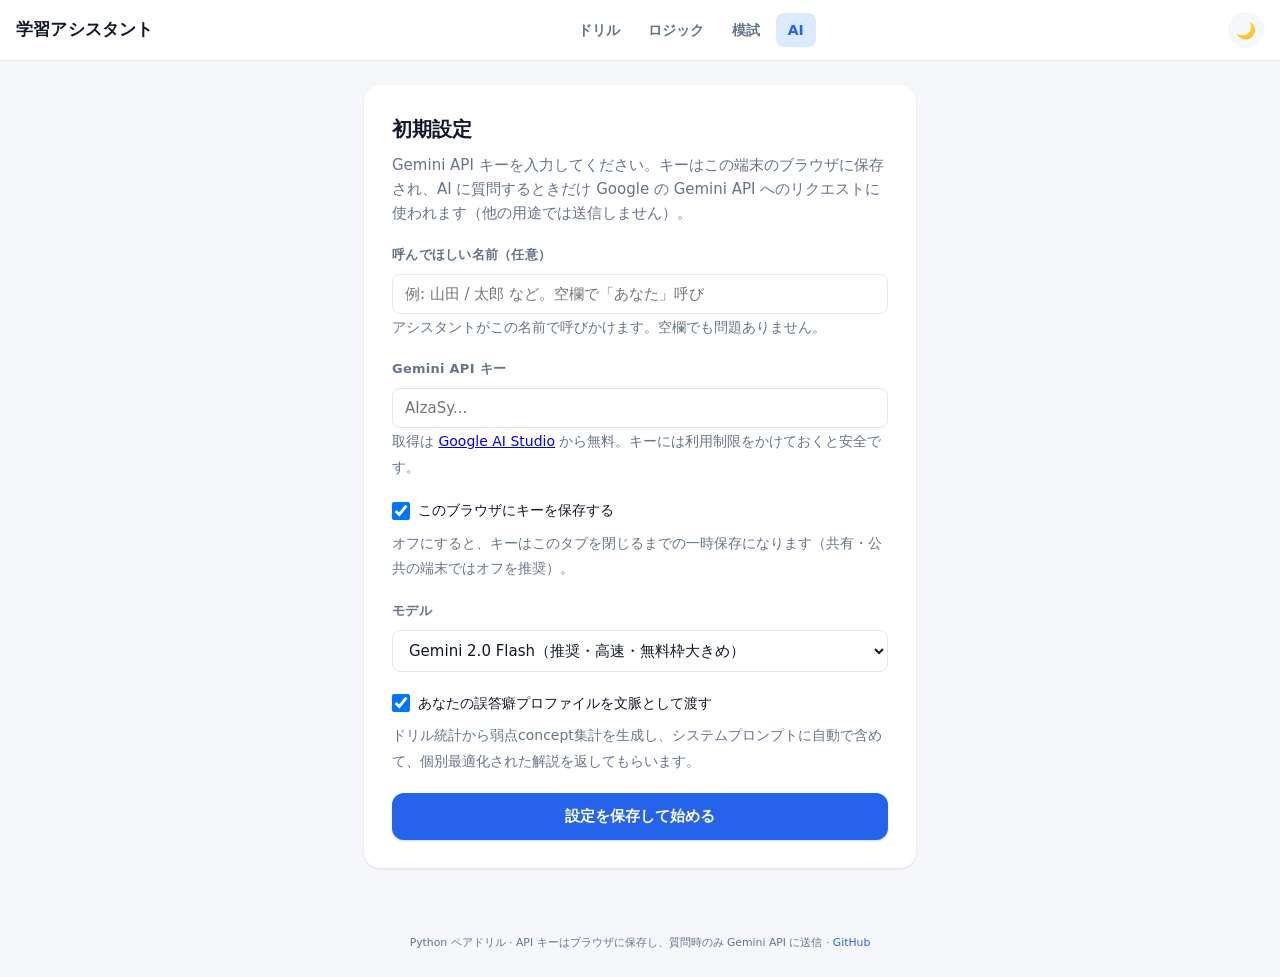
<file: assistant.html>
<!DOCTYPE html>
<html lang="ja">
<head>
<meta charset="UTF-8">
<meta name="viewport" content="width=device-width, initial-scale=1.0, viewport-fit=cover">
<meta name="theme-color" content="#2563eb">
<link rel="manifest" href="manifest.json">
<meta name="apple-mobile-web-app-capable" content="yes">
<meta name="mobile-web-app-capable" content="yes">
<meta name="apple-mobile-web-app-status-bar-style" content="default">
<meta name="apple-mobile-web-app-title" content="Pyペアドリル">
<meta name="description" content="Gemini APIを使ったPython試験対策AIアシスタント。あなたの誤答癖プロファイルを踏まえた個別解説を返す。">
<title>学習アシスタント · Python ペアドリル</title>

<link rel="icon" type="image/svg+xml" href="favicon.svg">
<link rel="icon" type="image/png" sizes="64x64" href="favicon-64.png">
<link rel="apple-touch-icon" href="apple-touch-icon.png">

<meta property="og:type" content="website">
<meta property="og:url" content="https://tatsunoritojo.github.io/python-pair-drill/assistant.html">
<meta property="og:title" content="学習アシスタント · Python ペアドリル">
<meta property="og:description" content="Gemini APIを使った Python 学習アシスタント。誤答癖を踏まえた個別解説。">
<meta property="og:image" content="https://tatsunoritojo.github.io/python-pair-drill/og-image.png">
<meta property="og:image:width" content="1200">
<meta property="og:image:height" content="630">
<meta property="og:locale" content="ja_JP">
<meta name="twitter:card" content="summary_large_image">
<meta name="twitter:image" content="https://tatsunoritojo.github.io/python-pair-drill/og-image.png">

<link rel="stylesheet" href="style.css">
</head>
<body>
<header>
  <h1>学習アシスタント</h1>
  <nav class="header-nav" aria-label="メインナビゲーション">
    <a href="index.html" class="nav-link">ドリル</a>
    <a href="logic.html" class="nav-link">ロジック</a>
    <a href="exam.html" class="nav-link">模試</a>
    <a href="assistant.html" class="nav-link active" aria-current="page">AI</a>
  </nav>
  <button id="theme-toggle" class="btn-icon" aria-label="テーマ切替">🌙</button>
</header>
<main>
  <section id="setup-screen" class="screen active">
    <div class="card">
      <h2>初期設定</h2>
      <p class="lead">Gemini API キーを入力してください。キーはこの端末のブラウザに保存され、AI に質問するときだけ Google の Gemini API へのリクエストに使われます（他の用途では送信しません）。</p>

      <div class="form-group">
        <label for="user-name">呼んでほしい名前（任意）</label>
        <input type="text" id="user-name" placeholder="例: 山田 / 太郎 など。空欄で「あなた」呼び" autocomplete="off" />
        <small class="muted">アシスタントがこの名前で呼びかけます。空欄でも問題ありません。</small>
      </div>

      <div class="form-group">
        <label for="api-key">Gemini API キー</label>
        <input type="password" id="api-key" placeholder="AIzaSy..." autocomplete="off" />
        <small class="muted">取得は <a href="https://aistudio.google.com/app/apikey" target="_blank" rel="noopener">Google AI Studio</a> から無料。キーには利用制限をかけておくと安全です。</small>
      </div>

      <div class="form-group">
        <label class="checkbox-label">
          <input type="checkbox" id="persist-key" checked>
          <span>このブラウザにキーを保存する</span>
        </label>
        <small class="muted">オフにすると、キーはこのタブを閉じるまでの一時保存になります（共有・公共の端末ではオフを推奨）。</small>
      </div>

      <div class="form-group">
        <label for="model-select">モデル</label>
        <select id="model-select">
          <option value="gemini-2.0-flash">Gemini 2.0 Flash（推奨・高速・無料枠大きめ）</option>
          <option value="gemini-2.0-flash-lite">Gemini 2.0 Flash Lite（さらに軽量）</option>
          <option value="gemini-1.5-flash">Gemini 1.5 Flash（旧版）</option>
        </select>
      </div>

      <div class="form-group">
        <label class="checkbox-label">
          <input type="checkbox" id="use-context" checked>
          <span>あなたの誤答癖プロファイルを文脈として渡す</span>
        </label>
        <small class="muted">ドリル統計から弱点concept集計を生成し、システムプロンプトに自動で含めて、個別最適化された解説を返してもらいます。</small>
      </div>

      <button class="btn-primary" id="setup-save-btn">設定を保存して始める</button>
    </div>
  </section>

  <section id="chat-screen" class="screen">
    <div class="card chat-card">
      <div class="chat-header">
        <h2>チャット</h2>
        <button class="btn-icon" id="chat-settings-btn" aria-label="設定">⚙️</button>
      </div>

      <div id="chat-messages" class="chat-messages" role="log" aria-live="polite"></div>

      <form id="chat-form" class="chat-form">
        <textarea id="chat-input" placeholder="質問を入力（Enterで送信、Shift+Enterで改行）" rows="2" aria-label="メッセージ入力"></textarea>
        <button class="btn-primary" type="submit" id="chat-send-btn">送信</button>
      </form>

      <div class="chat-actions">
        <button class="btn-secondary" id="chat-clear-btn">履歴クリア</button>
        <button class="btn-secondary" id="chat-suggest-btn">質問例</button>
      </div>
    </div>
  </section>
</main>
<footer>
  <small>Python ペアドリル · API キーはブラウザに保存し、質問時のみ Gemini API に送信 · <a href="https://github.com/tatsunoritojo/python-pair-drill" target="_blank" rel="noopener">GitHub</a></small>
</footer>
<script src="questions.js"></script>
<script src="concepts.js"></script>
<script src="assistant.js"></script>
<script src="pwa.js"></script>
</body>
</html>
</file>
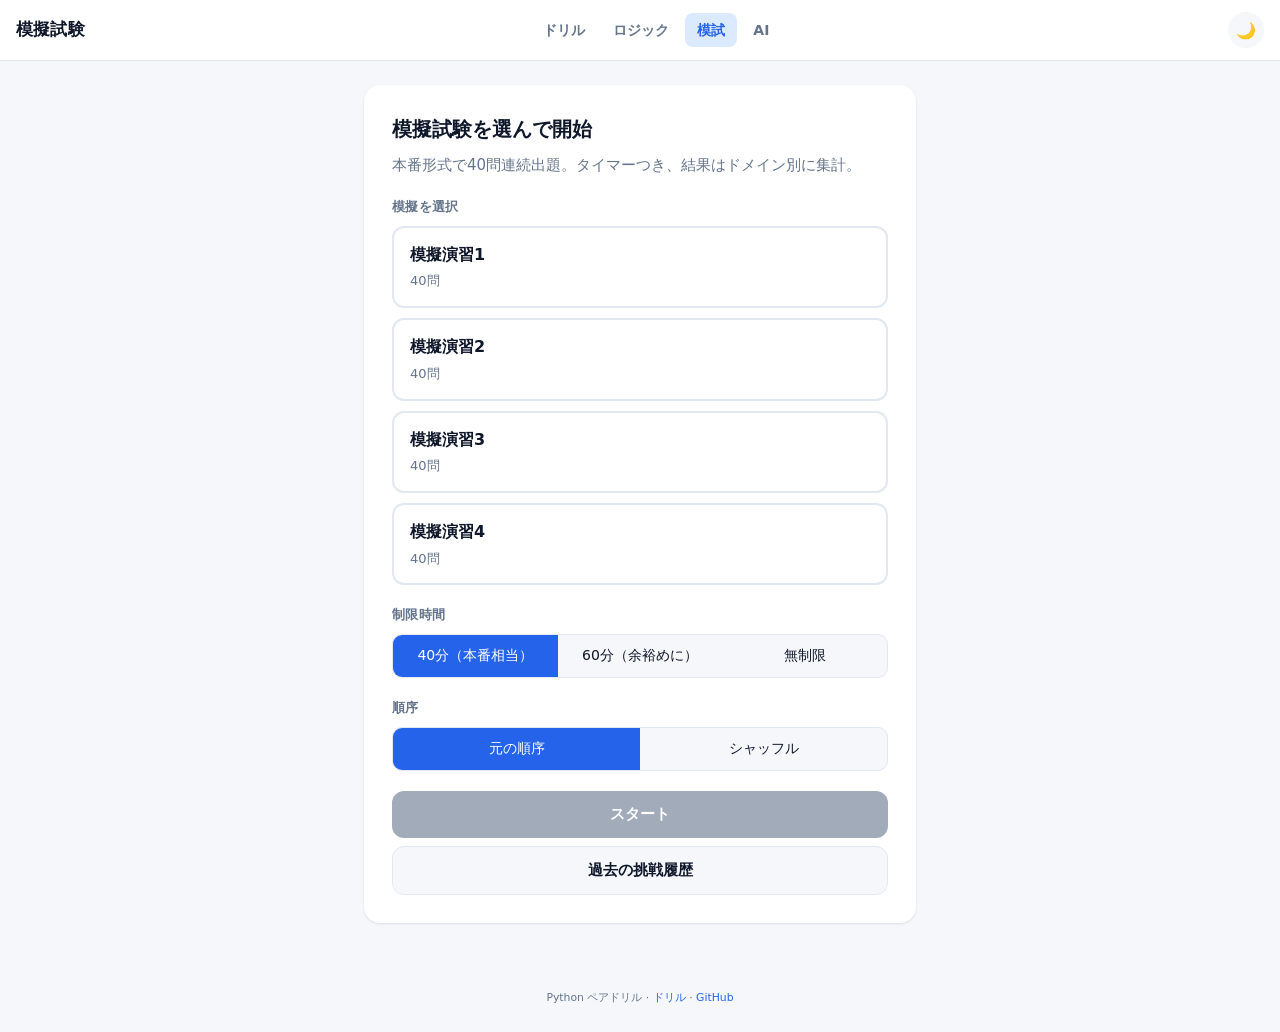
<file: exam.html>
<!DOCTYPE html>
<html lang="ja">
<head>
<meta charset="UTF-8">
<meta name="viewport" content="width=device-width, initial-scale=1.0, viewport-fit=cover">
<meta name="theme-color" content="#2563eb">
<link rel="manifest" href="manifest.json">
<meta name="apple-mobile-web-app-capable" content="yes">
<meta name="mobile-web-app-capable" content="yes">
<meta name="apple-mobile-web-app-status-bar-style" content="default">
<meta name="apple-mobile-web-app-title" content="Pyペアドリル">
<meta name="description" content="Python3エンジニア認定基礎試験の40問模擬試験。本番形式・タイマー付き・ドメイン別正答率を可視化。">
<title>模擬試験 · Python ペアドリル</title>

<link rel="icon" type="image/svg+xml" href="favicon.svg">
<link rel="icon" type="image/png" sizes="64x64" href="favicon-64.png">
<link rel="apple-touch-icon" href="apple-touch-icon.png">

<meta property="og:type" content="website">
<meta property="og:url" content="https://tatsunoritojo.github.io/python-pair-drill/exam.html">
<meta property="og:title" content="模擬試験 · Python ペアドリル">
<meta property="og:description" content="Python3エンジニア認定基礎試験の40問模擬試験。本番形式・タイマー付き。">
<meta property="og:image" content="https://tatsunoritojo.github.io/python-pair-drill/og-image.png">
<meta property="og:image:width" content="1200">
<meta property="og:image:height" content="630">
<meta property="og:locale" content="ja_JP">
<meta name="twitter:card" content="summary_large_image">
<meta name="twitter:image" content="https://tatsunoritojo.github.io/python-pair-drill/og-image.png">

<link rel="stylesheet" href="style.css">
</head>
<body>
<header>
  <h1>模擬試験</h1>
  <nav class="header-nav" aria-label="メインナビゲーション">
    <a href="index.html" class="nav-link">ドリル</a>
    <a href="logic.html" class="nav-link">ロジック</a>
    <a href="exam.html" class="nav-link active" aria-current="page">模試</a>
    <a href="assistant.html" class="nav-link">AI</a>
  </nav>
  <button id="theme-toggle" class="btn-icon" aria-label="テーマ切替">🌙</button>
</header>
<main>
  <section id="exam-home-screen" class="screen active">
    <div class="card">
      <h2>模擬試験を選んで開始</h2>
      <p class="lead">本番形式で40問連続出題。タイマーつき、結果はドメイン別に集計。</p>

      <div class="form-group">
        <label>模擬を選択</label>
        <div id="exam-list" class="exam-list"></div>
      </div>

      <div class="form-group">
        <label>制限時間</label>
        <div class="segmented" id="time-select">
          <button data-time="40" class="active">40分（本番相当）</button>
          <button data-time="60">60分（余裕めに）</button>
          <button data-time="0">無制限</button>
        </div>
      </div>

      <div class="form-group">
        <label>順序</label>
        <div class="segmented" id="order-select">
          <button data-order="original" class="active">元の順序</button>
          <button data-order="shuffle">シャッフル</button>
        </div>
      </div>

      <button class="btn-primary" id="exam-start-btn" disabled>スタート</button>
      <button class="btn-secondary" id="exam-stats-btn">過去の挑戦履歴</button>
    </div>
  </section>

  <section id="exam-stats-screen" class="screen">
    <div class="card">
      <h2>挑戦履歴</h2>
      <div class="stats">
        <div class="stat"><span class="stat-label">総挑戦</span><span id="exam-stats-total">0</span></div>
        <div class="stat"><span class="stat-label">最高点</span><span id="exam-stats-best">-</span></div>
        <div class="stat"><span class="stat-label">直近5回平均</span><span id="exam-stats-recent">-</span></div>
      </div>

      <h3>模擬別の最高点</h3>
      <div id="exam-stats-by-exam"></div>

      <h3>挑戦履歴（直近20件）</h3>
      <div id="exam-stats-history"></div>

      <button class="btn-secondary danger" id="exam-stats-reset-btn">履歴をリセット</button>
      <button class="btn-secondary" id="exam-stats-back-btn">戻る</button>
    </div>
  </section>

  <section id="exam-quiz-screen" class="screen">
    <div class="quiz-header">
      <button id="exam-quit-btn" class="btn-icon" aria-label="中断">✕</button>
      <div class="progress-bar"><div class="progress-fill" id="exam-progress-fill"></div></div>
    </div>
    <div class="quiz-meta">
      <span class="meta-item"><span class="meta-label">問</span><span id="exam-progress">0/0</span></span>
      <span class="meta-item"><span class="meta-label">残り時間</span><span id="exam-timer">--:--</span></span>
      <span class="meta-item"><span class="meta-label">回答済</span><span id="exam-answered">0</span></span>
    </div>
    <div class="card quiz-card">
      <div class="category-tag" id="exam-domain"></div>
      <h2 class="question-text" id="exam-question"></h2>
      <pre class="code-block" id="exam-code" hidden></pre>
      <div class="choices" id="exam-choices"></div>
      <div class="exam-nav">
        <button class="btn-secondary" id="exam-prev-btn">← 前へ</button>
        <button class="btn-secondary" id="exam-flag-btn" aria-pressed="false">🚩 後で見直す</button>
        <button class="btn-primary" id="exam-next-btn">次へ →</button>
      </div>
      <div class="exam-jump">
        <button class="btn-secondary danger" id="exam-finish-btn">終了して採点</button>
      </div>
    </div>
    <div class="card exam-overview" id="exam-overview">
      <h3>全問題の状態</h3>
      <div class="exam-grid" id="exam-grid"></div>
    </div>
  </section>

  <section id="exam-result-screen" class="screen">
    <div class="card">
      <h2 id="exam-result-title">採点結果</h2>
      <div class="result-score">
        <div class="big-score" id="exam-big-score">0/40</div>
        <div class="score-rate" id="exam-score-rate">0%</div>
      </div>
      <div class="exam-verdict" id="exam-verdict"></div>

      <div class="stats">
        <div class="stat"><span class="stat-label">正解</span><span id="exam-correct">0</span></div>
        <div class="stat"><span class="stat-label">不正解</span><span id="exam-wrong">0</span></div>
        <div class="stat"><span class="stat-label">未回答</span><span id="exam-unanswered">0</span></div>
        <div class="stat"><span class="stat-label">所要時間</span><span id="exam-elapsed">0:00</span></div>
      </div>

      <h3>ドメイン別正答率</h3>
      <div id="exam-domain-stats"></div>

      <h3>問題ごとの結果</h3>
      <div id="exam-review-list"></div>

      <button class="btn-primary" id="exam-retry-wrong-btn">間違えた問題だけ復習</button>
      <button class="btn-secondary" id="exam-retry-btn">同じ模擬をもう一度</button>
      <a href="exam.html" class="btn-secondary as-link">他の模擬を選ぶ</a>
    </div>
  </section>
</main>
<footer>
  <small>Python ペアドリル · <a href="index.html">ドリル</a> · <a href="https://github.com/tatsunoritojo/python-pair-drill" target="_blank" rel="noopener">GitHub</a></small>
</footer>
<script src="exam.js"></script>
<script src="pwa.js"></script>
</body>
</html>
</file>
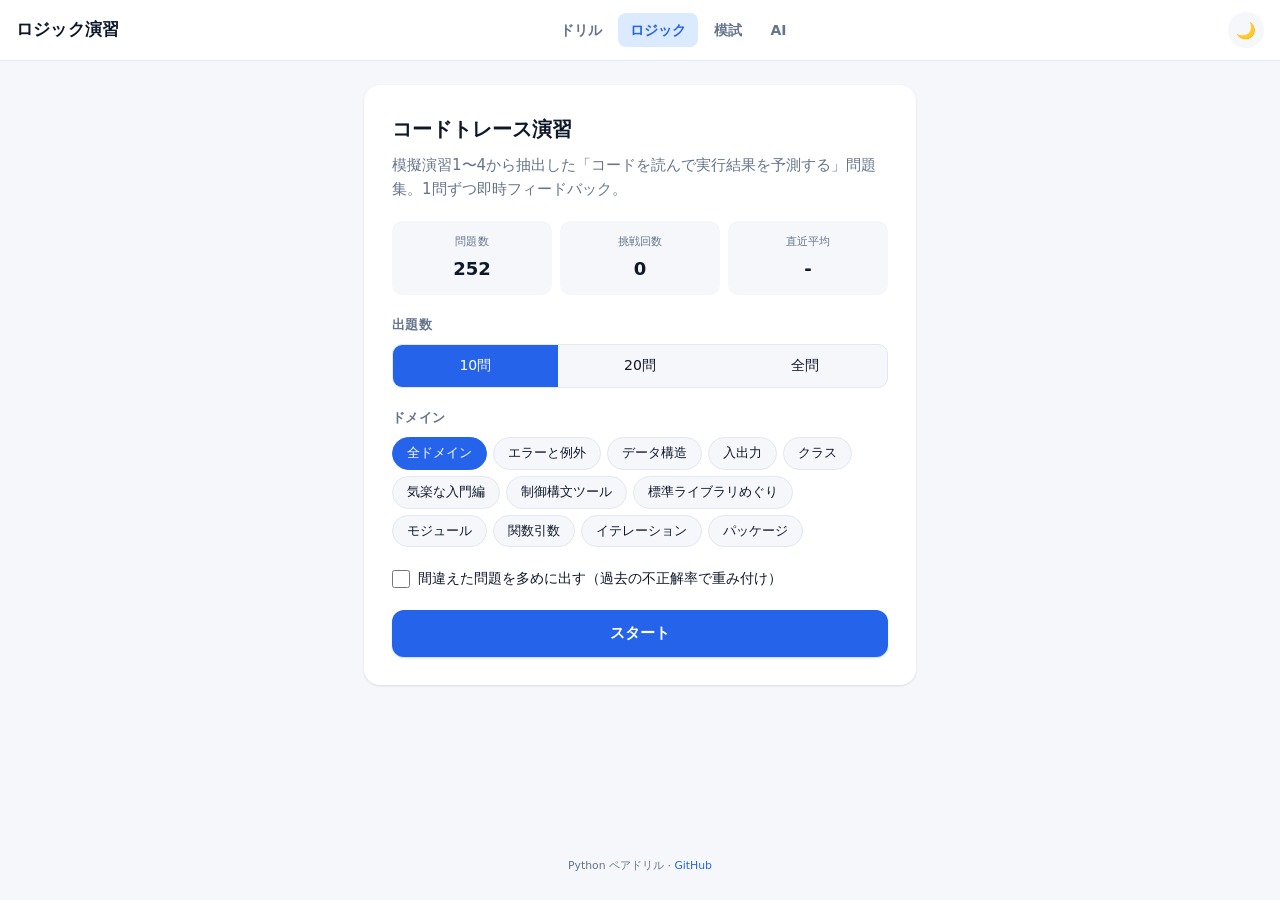
<file: logic.html>
<!DOCTYPE html>
<html lang="ja">
<head>
<meta charset="UTF-8">
<meta name="viewport" content="width=device-width, initial-scale=1.0, viewport-fit=cover">
<meta name="theme-color" content="#2563eb">
<link rel="manifest" href="manifest.json">
<meta name="apple-mobile-web-app-capable" content="yes">
<meta name="mobile-web-app-capable" content="yes">
<meta name="apple-mobile-web-app-status-bar-style" content="default">
<meta name="apple-mobile-web-app-title" content="Pyペアドリル">
<meta name="description" content="Pythonコードを読んで実行結果を予測するトレース演習。Python3エンジニア認定基礎試験のコードトレース問題を即時フィードバック型で。">
<title>ロジック演習 · Python ペアドリル</title>

<link rel="icon" type="image/svg+xml" href="favicon.svg">
<link rel="icon" type="image/png" sizes="64x64" href="favicon-64.png">
<link rel="apple-touch-icon" href="apple-touch-icon.png">

<meta property="og:type" content="website">
<meta property="og:url" content="https://tatsunoritojo.github.io/python-pair-drill/logic.html">
<meta property="og:title" content="ロジック演習 · Python ペアドリル">
<meta property="og:description" content="Pythonコードを読んで実行結果を予測するトレース演習。即時フィードバック型。">
<meta property="og:image" content="https://tatsunoritojo.github.io/python-pair-drill/og-image.png">
<meta property="og:image:width" content="1200">
<meta property="og:image:height" content="630">
<meta property="og:locale" content="ja_JP">
<meta name="twitter:card" content="summary_large_image">
<meta name="twitter:image" content="https://tatsunoritojo.github.io/python-pair-drill/og-image.png">

<link rel="stylesheet" href="style.css">
</head>
<body>
<header>
  <h1>ロジック演習</h1>
  <nav class="header-nav" aria-label="メインナビゲーション">
    <a href="index.html" class="nav-link">ドリル</a>
    <a href="logic.html" class="nav-link active" aria-current="page">ロジック</a>
    <a href="exam.html" class="nav-link">模試</a>
    <a href="assistant.html" class="nav-link">AI</a>
  </nav>
  <button id="theme-toggle" class="btn-icon" aria-label="テーマ切替">🌙</button>
</header>
<main>
  <section id="home-screen" class="screen active">
    <div class="card">
      <h2>コードトレース演習</h2>
      <p class="lead">模擬演習1〜4から抽出した「コードを読んで実行結果を予測する」問題集。1問ずつ即時フィードバック。</p>

      <div class="stats">
        <div class="stat"><span class="stat-label">問題数</span><span id="total-questions">-</span></div>
        <div class="stat"><span class="stat-label">挑戦回数</span><span id="attempt-count">0</span></div>
        <div class="stat"><span class="stat-label">直近平均</span><span id="recent-avg">-</span></div>
      </div>

      <div class="form-group">
        <label>出題数</label>
        <div class="segmented" id="count-select">
          <button data-count="10" class="active">10問</button>
          <button data-count="20">20問</button>
          <button data-count="0">全問</button>
        </div>
      </div>

      <div class="form-group">
        <label>ドメイン</label>
        <div id="domain-filter" class="chips"></div>
      </div>

      <div class="form-group">
        <label class="checkbox-label">
          <input type="checkbox" id="weak-mode">
          <span>間違えた問題を多めに出す（過去の不正解率で重み付け）</span>
        </label>
      </div>

      <button class="btn-primary" id="start-btn">スタート</button>
    </div>
  </section>

  <section id="quiz-screen" class="screen">
    <div class="quiz-header">
      <button id="quit-btn" class="btn-icon" aria-label="中断">✕</button>
      <div class="progress-bar"><div class="progress-fill" id="progress-fill"></div></div>
    </div>
    <div class="quiz-meta">
      <span class="meta-item"><span class="meta-label">問</span><span id="quiz-progress">0/0</span></span>
      <span class="meta-item"><span class="meta-label">正解</span><span id="quiz-score">0</span></span>
      <span class="meta-item"><span class="meta-label">連続</span><span id="quiz-streak">0</span></span>
    </div>
    <div class="card quiz-card">
      <div class="category-tag" id="quiz-domain"></div>
      <h2 class="question-text" id="question-text"></h2>
      <pre class="code-block" id="quiz-code" hidden></pre>
      <div class="choices" id="choices"></div>
      <div class="feedback" id="feedback" hidden>
        <div class="feedback-result" id="feedback-result"></div>
        <div class="feedback-explanation" id="feedback-explanation"></div>
        <div class="feedback-source muted small" id="feedback-source"></div>
        <button class="btn-primary" id="next-btn">次へ</button>
      </div>
    </div>
  </section>

  <section id="result-screen" class="screen">
    <div class="card">
      <h2>結果</h2>
      <div class="result-score">
        <div class="big-score" id="big-score">0/0</div>
        <div class="score-rate" id="score-rate">0%</div>
      </div>
      <div class="stats">
        <div class="stat"><span class="stat-label">正解</span><span id="result-correct">0</span></div>
        <div class="stat"><span class="stat-label">不正解</span><span id="result-wrong">0</span></div>
        <div class="stat"><span class="stat-label">最大連続</span><span id="result-best-streak">0</span></div>
        <div class="stat"><span class="stat-label">時間</span><span id="result-time">0:00</span></div>
      </div>

      <div id="wrong-section">
        <h3>間違えた問題</h3>
        <div id="wrong-list"></div>
      </div>

      <button class="btn-primary" id="retry-wrong-btn">間違えた問題だけ再挑戦</button>
      <button class="btn-secondary" id="retry-all-btn">同じ条件でもう一度</button>
      <button class="btn-secondary" id="home-btn">ホームへ</button>
    </div>
  </section>
</main>
<footer>
  <small>Python ペアドリル · <a href="https://github.com/tatsunoritojo/python-pair-drill" target="_blank" rel="noopener">GitHub</a></small>
</footer>
<script src="logic-questions.js"></script>
<script src="logic.js"></script>
<script src="pwa.js"></script>
</body>
</html>
</file>
<file: style.css>
:root {
  --bg: #f5f7fb;
  --surface: #ffffff;
  --text: #0f172a;
  --text-muted: #64748b;
  --border: #e2e8f0;
  --primary: #2563eb;
  --primary-hover: #1d4ed8;
  --primary-soft: #dbeafe;
  --success: #16a34a;
  --success-bg: #dcfce7;
  --error: #dc2626;
  --error-bg: #fee2e2;
  --warning: #ea580c;
  --tag-bg: #e0e7ff;
  --tag-text: #3730a3;
  --shadow: 0 1px 3px rgba(15, 23, 42, 0.08), 0 1px 2px rgba(15, 23, 42, 0.04);
}

[data-theme="dark"] {
  --bg: #0b1220;
  --surface: #1a2336;
  --text: #f1f5f9;
  --text-muted: #94a3b8;
  --border: #2c3a55;
  --primary: #60a5fa;
  --primary-hover: #93c5fd;
  --primary-soft: #1e3a8a;
  --success: #4ade80;
  --success-bg: #14532d;
  --error: #f87171;
  --error-bg: #7f1d1d;
  --warning: #fb923c;
  --tag-bg: #312e81;
  --tag-text: #c7d2fe;
  --shadow: 0 1px 3px rgba(0, 0, 0, 0.3);
}

* { box-sizing: border-box; margin: 0; padding: 0; }

/* アクセシビリティ: キーボードフォーカスリング */
button:focus-visible,
a:focus-visible,
input:focus-visible,
[tabindex]:focus-visible {
  outline: 2px solid var(--primary);
  outline-offset: 2px;
}
button:focus:not(:focus-visible),
a:focus:not(:focus-visible) {
  outline: none;
}
.sr-only {
  position: absolute;
  width: 1px;
  height: 1px;
  padding: 0;
  overflow: hidden;
  clip: rect(0, 0, 0, 0);
  white-space: nowrap;
  border: 0;
}
html { -webkit-text-size-adjust: 100%; font-size: 16px; }
body {
  font-family: -apple-system, BlinkMacSystemFont, "Segoe UI", "Hiragino Sans", "Yu Gothic UI", "Noto Sans JP", system-ui, sans-serif;
  background: var(--bg);
  color: var(--text);
  line-height: 1.6;
  min-height: 100vh;
  display: flex;
  flex-direction: column;
  -webkit-tap-highlight-color: transparent;
}

header {
  background: var(--surface);
  border-bottom: 1px solid var(--border);
  padding: 0.75rem 1rem;
  padding-top: max(0.75rem, env(safe-area-inset-top));
  display: flex;
  justify-content: space-between;
  align-items: center;
  position: sticky;
  top: 0;
  z-index: 10;
}
header h1 {
  font-size: 1.0625rem;
  font-weight: 700;
  letter-spacing: 0.01em;
  flex: 0 0 auto;
}

.header-nav {
  display: flex;
  gap: 0.25rem;
  flex: 1 1 auto;
  justify-content: center;
}
.nav-link {
  font-size: 0.875rem;
  text-decoration: none;
  color: var(--text-muted);
  padding: 0.375rem 0.75rem;
  border-radius: 8px;
  font-weight: 600;
  transition: background 0.15s, color 0.15s;
}
.nav-link:hover {
  color: var(--text);
  background: var(--bg);
}
.nav-link.active {
  color: var(--primary);
  background: var(--primary-soft);
}
@media (max-width: 480px) {
  .nav-link { padding: 0.375rem 0.5rem; font-size: 0.8125rem; }
}
@media (max-width: 380px) {
  .header-nav { gap: 0; }
  .nav-link { padding: 0.25rem 0.375rem; font-size: 0.75rem; }
  header h1 { font-size: 0.875rem; }
}

main {
  flex: 1;
  width: 100%;
  max-width: 600px;
  margin: 0 auto;
  padding: 1rem;
}

footer {
  text-align: center;
  padding: 1.5rem 1rem;
  padding-bottom: max(1.5rem, env(safe-area-inset-bottom));
  color: var(--text-muted);
  font-size: 0.8125rem;
}
footer a { color: var(--primary); text-decoration: none; }
footer a:hover { text-decoration: underline; }

.screen { display: none; animation: fade 0.18s ease-out; }
.screen.active { display: block; }
@keyframes fade {
  from { opacity: 0; transform: translateY(4px); }
  to { opacity: 1; transform: none; }
}

.card {
  background: var(--surface);
  border-radius: 16px;
  padding: 1.25rem;
  box-shadow: var(--shadow);
  margin-bottom: 1rem;
  animation: fadeInUp 0.3s ease;
}
@keyframes fadeInUp {
  from { opacity: 0; transform: translateY(8px); }
  to { opacity: 1; transform: translateY(0); }
}
@media (prefers-reduced-motion: reduce) {
  .card { animation: none; }
  *, *::before, *::after {
    animation-duration: 0.01ms !important;
    transition-duration: 0.01ms !important;
  }
}
.card h2 { font-size: 1.25rem; margin-bottom: 0.5rem; font-weight: 700; }
.card h3 {
  font-size: 0.875rem;
  margin-top: 1.25rem;
  margin-bottom: 0.5rem;
  color: var(--text-muted);
  text-transform: uppercase;
  letter-spacing: 0.05em;
  font-weight: 600;
}

.lead { color: var(--text-muted); margin-bottom: 1.25rem; font-size: 0.9375rem; }

.stats {
  display: grid;
  grid-template-columns: repeat(auto-fit, minmax(0, 1fr));
  gap: 0.5rem;
  margin: 1rem 0;
}
.stat {
  background: var(--bg);
  border-radius: 10px;
  padding: 0.75rem 0.5rem;
  text-align: center;
  min-width: 0;
}
.stat-label {
  display: block;
  font-size: 0.6875rem;
  color: var(--text-muted);
  margin-bottom: 0.25rem;
  letter-spacing: 0.02em;
}
.stat > span:last-child {
  font-size: 1.125rem;
  font-weight: 700;
  display: block;
}

.form-group { margin: 1.25rem 0; }
.form-group > label {
  display: block;
  font-size: 0.8125rem;
  color: var(--text-muted);
  margin-bottom: 0.5rem;
  font-weight: 600;
  letter-spacing: 0.02em;
}

.checkbox-label {
  display: flex !important;
  align-items: center;
  gap: 0.5rem;
  cursor: pointer;
  font-size: 0.875rem !important;
  color: var(--text) !important;
  font-weight: 400 !important;
  text-transform: none !important;
  letter-spacing: 0 !important;
}
.checkbox-label input { width: 18px; height: 18px; cursor: pointer; }

.segmented {
  display: flex;
  border-radius: 10px;
  overflow: hidden;
  border: 1px solid var(--border);
  background: var(--bg);
}
.segmented button {
  flex: 1;
  background: transparent;
  border: none;
  padding: 0.75rem 0.5rem;
  cursor: pointer;
  color: var(--text);
  font-size: 0.875rem;
  font-weight: 500;
  font-family: inherit;
  transition: background 0.15s, color 0.15s;
}
.segmented button.active {
  background: var(--primary);
  color: white;
}
.segmented button:not(.active):hover { background: var(--border); }

.chips { display: flex; flex-wrap: wrap; gap: 0.375rem; }
.chips button {
  background: var(--bg);
  border: 1px solid var(--border);
  border-radius: 999px;
  padding: 0.4rem 0.875rem;
  font-size: 0.8125rem;
  cursor: pointer;
  color: var(--text);
  font-family: inherit;
  transition: all 0.15s;
}
.chips button.active {
  background: var(--primary);
  color: white;
  border-color: var(--primary);
}

.btn-primary, .btn-secondary {
  display: block;
  width: 100%;
  padding: 0.875rem;
  border: none;
  border-radius: 12px;
  font-size: 0.9375rem;
  font-weight: 600;
  cursor: pointer;
  margin-top: 0.5rem;
  font-family: inherit;
  transition: background 0.18s ease, transform 0.08s ease, box-shadow 0.18s ease, border-color 0.18s ease;
  will-change: transform;
}
.btn-primary {
  background: var(--primary);
  color: white;
  box-shadow: 0 1px 2px rgba(37, 99, 235, 0.25);
}
.btn-primary:hover {
  background: var(--primary-hover);
  box-shadow: 0 4px 12px rgba(37, 99, 235, 0.35);
  transform: translateY(-1px);
}
.btn-primary:active {
  transform: translateY(0) scale(0.98);
  box-shadow: 0 1px 2px rgba(37, 99, 235, 0.25);
}
.btn-primary:disabled {
  background: var(--text-muted);
  cursor: not-allowed;
  opacity: 0.6;
  box-shadow: none;
  transform: none;
}
.btn-secondary {
  background: var(--bg);
  color: var(--text);
  border: 1px solid var(--border);
}
.btn-secondary:hover {
  background: var(--surface);
  border-color: var(--primary);
  transform: translateY(-1px);
}
.btn-secondary:active { transform: translateY(0) scale(0.98); }
.btn-secondary.danger { color: var(--error); }

.btn-icon {
  width: 36px;
  height: 36px;
  border-radius: 50%;
  border: none;
  background: var(--bg);
  color: var(--text);
  cursor: pointer;
  font-size: 1rem;
  display: flex;
  align-items: center;
  justify-content: center;
  flex-shrink: 0;
  font-family: inherit;
  transition: background 0.15s;
}
.btn-icon:hover { background: var(--border); }

/* Quiz screen */
.quiz-header {
  display: flex;
  align-items: center;
  gap: 0.75rem;
  margin-bottom: 0.75rem;
}
.progress-bar {
  flex: 1;
  height: 8px;
  background: var(--border);
  border-radius: 999px;
  overflow: hidden;
}
.progress-fill {
  height: 100%;
  background: linear-gradient(90deg, var(--primary), var(--primary-hover));
  width: 0%;
  transition: width 0.35s ease-out;
}

.quiz-meta {
  display: flex;
  gap: 1rem;
  margin-bottom: 0.75rem;
  font-size: 0.8125rem;
  color: var(--text-muted);
  padding: 0 0.25rem;
}
.meta-item { display: inline-flex; align-items: baseline; gap: 0.375rem; }
.meta-label {
  font-size: 0.6875rem;
  letter-spacing: 0.02em;
  text-transform: uppercase;
}
.meta-item > span:last-child { font-weight: 700; color: var(--text); font-size: 0.9375rem; }

.category-tag {
  display: inline-block;
  background: var(--tag-bg);
  color: var(--tag-text);
  padding: 0.25rem 0.75rem;
  border-radius: 999px;
  font-size: 0.75rem;
  font-weight: 600;
  margin-bottom: 0.875rem;
}

.question-text {
  font-size: 1.0625rem !important;
  line-height: 1.55;
  margin-bottom: 1.25rem;
  font-weight: 600;
  word-break: break-word;
  white-space: pre-wrap;
}

.choices {
  display: flex;
  flex-direction: column;
  gap: 0.5rem;
}
.choice {
  display: flex;
  align-items: center;
  gap: 0.75rem;
  background: var(--bg);
  border: 2px solid var(--border);
  border-radius: 12px;
  padding: 0.875rem 1rem;
  font-size: 0.9375rem;
  text-align: left;
  cursor: pointer;
  color: var(--text);
  transition: border-color 0.15s, background 0.15s, transform 0.05s;
  font-family: inherit;
  width: 100%;
  min-height: 56px;
}
.choice:hover:not(:disabled) { border-color: var(--primary); }
.choice:active:not(:disabled) { transform: scale(0.99); }
.choice:disabled { cursor: default; }
.choice .marker {
  width: 30px;
  height: 30px;
  border-radius: 50%;
  background: var(--surface);
  border: 1px solid var(--border);
  display: flex;
  align-items: center;
  justify-content: center;
  font-size: 0.8125rem;
  font-weight: 700;
  color: var(--text-muted);
  flex-shrink: 0;
}
.choice .text {
  flex: 1;
  word-break: break-word;
  font-family: ui-monospace, "SF Mono", Menlo, Consolas, monospace;
  font-size: 0.875rem;
}
.choice.correct {
  background: var(--success-bg);
  border-color: var(--success);
}
.choice.correct .marker { background: var(--success); color: white; border-color: var(--success); }
.choice.wrong {
  background: var(--error-bg);
  border-color: var(--error);
}
.choice.wrong .marker { background: var(--error); color: white; border-color: var(--error); }

.feedback {
  margin-top: 1.25rem;
  padding-top: 1rem;
  border-top: 1px solid var(--border);
  animation: fade 0.2s ease-out;
}
.feedback-result {
  font-weight: 700;
  font-size: 1.0625rem;
  margin-bottom: 0.625rem;
}
.feedback-result.correct { color: var(--success); }
.feedback-result.wrong { color: var(--error); }
.feedback-explanation {
  font-size: 0.875rem;
  color: var(--text);
  background: var(--bg);
  padding: 0.875rem;
  border-radius: 10px;
  margin-bottom: 1rem;
  line-height: 1.7;
  border-left: 3px solid var(--primary);
}

/* Result screen */
.result-score {
  text-align: center;
  padding: 1.25rem 0 0.75rem;
}
.big-score {
  font-size: 3rem;
  font-weight: 800;
  color: var(--primary);
  line-height: 1.1;
  letter-spacing: -0.02em;
}
.score-rate {
  font-size: 1.125rem;
  color: var(--text-muted);
  margin-top: 0.25rem;
}

.wrong-item {
  background: var(--bg);
  border-radius: 10px;
  padding: 0.875rem;
  margin-bottom: 0.5rem;
  font-size: 0.875rem;
  border-left: 3px solid var(--error);
}
.wrong-item .q { font-weight: 600; margin-bottom: 0.5rem; line-height: 1.5; }
.wrong-item .a-correct {
  color: var(--success);
  font-family: ui-monospace, "SF Mono", Menlo, Consolas, monospace;
  font-size: 0.8125rem;
  margin: 0.125rem 0;
}
.wrong-item .a-wrong {
  color: var(--error);
  text-decoration: line-through;
  font-family: ui-monospace, "SF Mono", Menlo, Consolas, monospace;
  font-size: 0.8125rem;
  margin: 0.125rem 0;
}
.wrong-item .exp {
  color: var(--text-muted);
  margin-top: 0.5rem;
  font-size: 0.8125rem;
  line-height: 1.6;
}

#wrong-section.empty { display: none; }
#wrong-section .empty-msg {
  text-align: center;
  color: var(--success);
  font-weight: 600;
  padding: 1rem;
}

/* Stats screen */
.qstat {
  display: flex;
  justify-content: space-between;
  align-items: center;
  gap: 0.5rem;
  padding: 0.625rem 0;
  border-bottom: 1px solid var(--border);
  font-size: 0.875rem;
}
.qstat:last-child { border-bottom: none; }
.qstat-text { flex: 1; min-width: 0; overflow: hidden; text-overflow: ellipsis; white-space: nowrap; }
.qstat-rate { font-weight: 700; flex-shrink: 0; font-size: 0.8125rem; }
.qstat-rate.low { color: var(--error); }
.qstat-rate.mid { color: var(--warning); }
.qstat-rate.high { color: var(--success); }

.history-item {
  display: flex;
  justify-content: space-between;
  padding: 0.5rem 0;
  border-bottom: 1px solid var(--border);
  font-size: 0.8125rem;
  color: var(--text-muted);
}
.history-item .date { flex: 1; }
.history-item .score { font-weight: 700; color: var(--text); }

.empty-state {
  text-align: center;
  color: var(--text-muted);
  padding: 1rem;
  font-size: 0.875rem;
}

@media (min-width: 640px) {
  main { padding: 1.5rem; }
  .card { padding: 1.75rem; }
  .question-text { font-size: 1.125rem !important; }
}

@media (max-width: 380px) {
  .quiz-meta { font-size: 0.75rem; gap: 0.625rem; }
  .question-text { font-size: 1rem !important; }
  .choice { padding: 0.75rem; font-size: 0.875rem; }
  .choice .text { font-size: 0.8125rem; }
  .stat > span:last-child { font-size: 1rem; }
}

/* ============ モーダル ============ */
.modal {
  position: fixed;
  inset: 0;
  z-index: 100;
  display: flex;
  align-items: center;
  justify-content: center;
  padding: 1rem;
}
.modal[hidden] { display: none; }
.modal-backdrop {
  position: absolute;
  inset: 0;
  background: rgba(15, 23, 42, 0.5);
  cursor: pointer;
}
.modal-content {
  position: relative;
  background: var(--surface);
  border-radius: 14px;
  padding: 1.25rem;
  max-width: 90vw;
  max-height: 90vh;
  overflow-y: auto;
  box-shadow: 0 10px 40px rgba(0,0,0,0.3);
  display: flex;
  flex-direction: column;
  gap: 0.75rem;
}
.modal-content h3 { font-size: 1rem; }
.modal-content textarea {
  width: 100%;
  resize: vertical;
  padding: 0.625rem;
  border: 1px solid var(--border);
  border-radius: 8px;
  background: var(--bg);
  color: var(--text);
  font-family: ui-monospace, "SF Mono", Menlo, Consolas, monospace;
  font-size: 0.75rem;
  line-height: 1.4;
  word-break: break-all;
}
.qr-canvas {
  display: flex;
  justify-content: center;
  padding: 0.625rem;
  background: white;
  border-radius: 10px;
}
.qr-canvas img, .qr-canvas canvas { display: block; max-width: 100%; height: auto; }
.small { font-size: 0.8125rem; }

/* ============ データ管理（折りたたみ） ============ */
.data-mgmt {
  margin-top: 1rem;
  padding: 0.625rem 0.875rem;
  background: var(--bg);
  border-radius: 10px;
  border: 1px solid var(--border);
}
.data-mgmt summary {
  cursor: pointer;
  font-size: 0.875rem;
  font-weight: 600;
  color: var(--text-muted);
  list-style: none;
  user-select: none;
}
.data-mgmt summary::-webkit-details-marker { display: none; }
.data-mgmt[open] summary { margin-bottom: 0.625rem; }
.data-mgmt-body {
  display: flex;
  flex-direction: column;
  gap: 0.5rem;
}
.data-mgmt-body p { font-size: 0.8125rem; }
.data-mgmt-body .as-link { display: block; text-align: center; }
.data-mgmt-section {
  font-size: 0.75rem;
  font-weight: 700;
  color: var(--text-muted);
  text-transform: uppercase;
  letter-spacing: 0.05em;
  margin-top: 0.5rem;
}

/* スコアリング調整UI */
.scoring-preset-list {
  display: flex;
  flex-direction: column;
  gap: 0.375rem;
}
.scoring-preset {
  display: flex;
  flex-direction: column;
  align-items: flex-start;
  gap: 0.125rem;
  padding: 0.5rem 0.625rem;
  border: 1px solid var(--border);
  background: var(--surface);
  color: var(--text);
  border-radius: 8px;
  cursor: pointer;
  text-align: left;
  font: inherit;
  font-size: 0.8125rem;
}
.scoring-preset:hover { border-color: var(--primary); }
.scoring-preset.active {
  border-color: var(--primary);
  background: var(--primary-soft);
}
.scoring-preset-label { font-weight: 700; }

.scoring-fields {
  display: flex;
  flex-direction: column;
  gap: 0.625rem;
}
.scoring-field {
  display: flex;
  flex-direction: column;
  gap: 0.25rem;
  padding: 0.5rem;
  background: var(--surface);
  border: 1px solid var(--border);
  border-radius: 8px;
}
.scoring-field-label {
  display: flex;
  justify-content: space-between;
  font-size: 0.8125rem;
  font-weight: 600;
}
.scoring-field-value {
  font-family: ui-monospace, "SF Mono", Menlo, Consolas, monospace;
  color: var(--primary);
  font-weight: 700;
  font-variant-numeric: tabular-nums;
}
.scoring-field input[type="range"] {
  width: 100%;
  margin: 0.125rem 0;
}
.scoring-field-hint {
  display: block;
  font-size: 0.75rem;
}

/* ============ 誤答癖プロファイル ============ */
.weak-profile {
  margin-top: 1rem;
  padding: 0.875rem 1rem;
  background: var(--bg);
  border-radius: 10px;
  border: 1px solid var(--border);
}
.weak-profile h3 {
  font-size: 0.875rem;
  font-weight: 700;
  color: var(--text-muted);
  margin-bottom: 0.625rem;
}
.weak-row {
  display: grid;
  grid-template-columns: 1fr;
  gap: 0.25rem;
  margin-bottom: 0.5rem;
  font-size: 0.8125rem;
}
.weak-row:last-child { margin-bottom: 0; }
.weak-label {
  font-weight: 600;
}
.weak-bar {
  display: block;
  height: 5px;
  background: var(--border);
  border-radius: 3px;
  overflow: hidden;
}
.weak-bar-fill {
  display: block;
  height: 100%;
  background: linear-gradient(90deg, var(--error) 0%, var(--warning) 50%, var(--success) 100%);
  background-size: 200% 100%;
  background-position: 0% 0;
  border-radius: 3px;
  transition: width 0.3s;
}
.weak-rate {
  font-size: 0.75rem;
  color: var(--text-muted);
  text-align: right;
}

/* ============ 模擬試験ページ用 ============ */

/* 模擬選択リスト */
.exam-list {
  display: flex;
  flex-direction: column;
  gap: 0.625rem;
}
.exam-card {
  display: flex;
  flex-direction: column;
  align-items: flex-start;
  gap: 0.25rem;
  padding: 0.875rem 1rem;
  border: 2px solid var(--border);
  background: var(--surface);
  color: var(--text);
  border-radius: 12px;
  cursor: pointer;
  text-align: left;
  font: inherit;
}
.exam-card:hover { border-color: var(--primary); }
.exam-card.selected {
  border-color: var(--primary);
  background: var(--primary-soft);
}
.exam-title { font-weight: 700; font-size: 1rem; }
.exam-meta, .exam-loading { color: var(--text-muted); font-size: 0.8125rem; }
.exam-error { color: var(--error); font-size: 0.8125rem; }
.exam-id { font-family: ui-monospace, "SF Mono", Menlo, Consolas, monospace; font-size: 0.875rem; }

/* リンクをボタン風にしたもの */
.as-link {
  display: inline-block;
  text-align: center;
  text-decoration: none;
}

/* コードブロック */
.code-block {
  font-family: ui-monospace, "SF Mono", Menlo, Consolas, "Courier New", monospace;
  font-size: 0.8125rem;
  background: var(--bg);
  border: 1px solid var(--border);
  border-radius: 8px;
  padding: 0.75rem 0.875rem;
  margin: 0 0 1rem;
  white-space: pre;
  overflow-x: auto;
  line-height: 1.5;
}

/* 試験中ナビ */
.exam-nav {
  display: flex;
  gap: 0.5rem;
  margin-top: 1rem;
  flex-wrap: wrap;
}
.exam-nav button {
  flex: 1;
  min-width: 0;
}
.exam-jump {
  margin-top: 0.75rem;
}
.exam-jump button {
  width: 100%;
}

/* 全問題のグリッド */
.exam-overview {
  margin-top: 1rem;
}
.exam-overview h3 {
  font-size: 0.9375rem;
  margin-bottom: 0.625rem;
  color: var(--text-muted);
}
.exam-grid {
  display: grid;
  grid-template-columns: repeat(8, 1fr);
  gap: 0.375rem;
}
.exam-cell {
  aspect-ratio: 1;
  border: 1px solid var(--border);
  background: var(--surface);
  color: var(--text-muted);
  border-radius: 6px;
  font-size: 0.75rem;
  font-weight: 600;
  cursor: pointer;
  font-family: inherit;
}
.exam-cell.answered {
  background: var(--primary-soft);
  color: var(--primary);
  border-color: var(--primary);
}
.exam-cell.flagged::after {
  content: '🚩';
  font-size: 0.625rem;
  position: absolute;
}
.exam-cell.flagged {
  position: relative;
}
.exam-cell.current {
  outline: 2px solid var(--primary);
  outline-offset: -2px;
}

/* タイマー */
#exam-timer.danger {
  color: var(--error);
  font-weight: 700;
}

/* 後で見直すフラグボタン */
#exam-flag-btn.active {
  background: var(--warning);
  color: white;
  border-color: var(--warning);
}

/* 採点結果: 合否 */
.exam-verdict {
  text-align: center;
  font-size: 1.125rem;
  font-weight: 700;
  padding: 0.75rem 1rem;
  border-radius: 10px;
  margin-bottom: 1rem;
}
.exam-verdict.pass {
  background: var(--success-bg);
  color: var(--success);
}
.exam-verdict.fail {
  background: var(--error-bg);
  color: var(--error);
}

/* ドメイン別 */
.domain-row {
  display: grid;
  grid-template-columns: 1fr;
  gap: 0.25rem;
  margin-bottom: 0.625rem;
  font-size: 0.875rem;
}
.domain-name {
  font-weight: 600;
}
.domain-bar {
  display: block;
  height: 6px;
  background: var(--border);
  border-radius: 3px;
  overflow: hidden;
  position: relative;
}
.domain-bar-fill {
  display: block;
  height: 100%;
  background: var(--primary);
  border-radius: 3px;
  transition: width 0.3s;
}
.domain-rate {
  font-size: 0.75rem;
  color: var(--text-muted);
  text-align: right;
}

/* レビューカード */
.review-card {
  border: 1px solid var(--border);
  background: var(--surface);
  border-radius: 10px;
  margin-bottom: 0.5rem;
  overflow: hidden;
}
.review-card.ok { border-left: 4px solid var(--success); }
.review-card.ng { border-left: 4px solid var(--error); }
.review-card.skip { border-left: 4px solid var(--warning); }
.review-card summary {
  padding: 0.625rem 0.875rem;
  cursor: pointer;
  display: flex;
  align-items: center;
  gap: 0.625rem;
  font-size: 0.875rem;
  list-style: none;
}
.review-card summary::-webkit-details-marker {
  display: none;
}
.review-card summary::before {
  content: '▶';
  font-size: 0.625rem;
  color: var(--text-muted);
  transition: transform 0.15s;
}
.review-card[open] summary::before {
  transform: rotate(90deg);
}
.review-num {
  font-weight: 700;
  min-width: 2rem;
}
.review-status {
  font-size: 1rem;
  font-weight: 700;
}
.review-card.ok .review-status { color: var(--success); }
.review-card.ng .review-status { color: var(--error); }
.review-card.skip .review-status { color: var(--warning); }
.review-domain {
  font-size: 0.75rem;
  color: var(--text-muted);
  margin-left: auto;
}
.review-body {
  padding: 0 0.875rem 0.875rem;
  border-top: 1px solid var(--border);
  font-size: 0.875rem;
}
.review-q {
  margin: 0.625rem 0;
  white-space: pre-wrap;
  font-weight: 600;
}
.review-choice {
  display: flex;
  gap: 0.5rem;
  padding: 0.375rem 0.5rem;
  border-radius: 6px;
  margin: 0.25rem 0;
  font-size: 0.8125rem;
  align-items: flex-start;
}
.review-choice.correct {
  background: var(--success-bg);
  color: var(--success);
  font-weight: 600;
}
.review-choice.your-wrong {
  background: var(--error-bg);
  color: var(--error);
  text-decoration: line-through;
}
.review-choice.your-correct {
  background: var(--success-bg);
  color: var(--success);
  font-weight: 700;
}
.rc-marker {
  font-weight: 700;
  min-width: 1rem;
}
.review-explanation {
  margin-top: 0.625rem;
  padding: 0.625rem 0.75rem;
  background: var(--bg);
  border-radius: 8px;
  font-size: 0.8125rem;
  line-height: 1.6;
  color: var(--text-muted);
  white-space: pre-wrap;
}

@media (min-width: 600px) {
  .exam-grid {
    grid-template-columns: repeat(10, 1fr);
  }
}

/* ============ 学習アシスタント ============ */
.chat-card {
  display: flex;
  flex-direction: column;
  height: calc(100vh - 200px);
  min-height: 400px;
}
.chat-header {
  display: flex;
  justify-content: space-between;
  align-items: center;
  margin-bottom: 0.75rem;
}
.chat-header h2 {
  font-size: 1rem;
  margin: 0;
}
.chat-messages {
  flex: 1;
  overflow-y: auto;
  padding: 0.5rem;
  background: var(--bg);
  border-radius: 10px;
  margin-bottom: 0.75rem;
  display: flex;
  flex-direction: column;
  gap: 0.625rem;
}
.chat-empty {
  color: var(--text-muted);
  text-align: center;
  font-size: 0.875rem;
  padding: 2rem 1rem;
}
.chat-msg {
  display: flex;
}
.chat-msg-user { justify-content: flex-end; }
.chat-msg-assistant { justify-content: flex-start; }
.chat-bubble {
  max-width: 85%;
  padding: 0.625rem 0.875rem;
  border-radius: 14px;
  font-size: 0.9375rem;
  line-height: 1.55;
  word-break: break-word;
}
.chat-msg-user .chat-bubble {
  background: var(--primary);
  color: white;
  border-bottom-right-radius: 4px;
}
.chat-msg-assistant .chat-bubble {
  background: var(--surface);
  border: 1px solid var(--border);
  border-bottom-left-radius: 4px;
}
.chat-bubble code {
  font-family: ui-monospace, "SF Mono", Menlo, Consolas, monospace;
  font-size: 0.875em;
  background: rgba(0,0,0,0.08);
  padding: 0.1em 0.3em;
  border-radius: 4px;
}
.chat-msg-user .chat-bubble code {
  background: rgba(255,255,255,0.2);
}
.chat-bubble pre.code-block {
  margin: 0.5rem 0;
  font-size: 0.8125rem;
}
.chat-loading {
  color: var(--text-muted);
  font-style: italic;
}
.chat-loading::after {
  content: '...';
  animation: chatDots 1s steps(4) infinite;
  display: inline-block;
  width: 1.2em;
  text-align: left;
}
@keyframes chatDots {
  0% { content: '.'; }
  33% { content: '..'; }
  66% { content: '...'; }
}
.chat-form {
  display: flex;
  gap: 0.5rem;
  align-items: flex-end;
}
.chat-form textarea {
  flex: 1;
  resize: vertical;
  min-height: 2.5rem;
  max-height: 10rem;
  padding: 0.5rem 0.75rem;
  border: 1px solid var(--border);
  border-radius: 8px;
  background: var(--surface);
  color: var(--text);
  font-family: inherit;
  font-size: 0.9375rem;
  line-height: 1.5;
}
.chat-form textarea:focus-visible {
  border-color: var(--primary);
}
#chat-send-btn {
  padding: 0.5rem 1rem;
  white-space: nowrap;
}
.chat-actions {
  display: flex;
  gap: 0.5rem;
  margin-top: 0.5rem;
}
.chat-actions button {
  flex: 1;
  font-size: 0.8125rem;
  padding: 0.5rem;
}
input[type="password"], input[type="text"], select {
  width: 100%;
  padding: 0.625rem 0.75rem;
  border: 1px solid var(--border);
  border-radius: 8px;
  background: var(--surface);
  color: var(--text);
  font-family: inherit;
  font-size: 0.9375rem;
}
input[type="password"]:focus-visible, input[type="text"]:focus-visible, select:focus-visible {
  border-color: var(--primary);
}

/* 模擬統計画面 */
.muted { color: var(--text-muted); font-size: 0.875rem; }
.stats-row {
  display: flex;
  justify-content: space-between;
  align-items: center;
  padding: 0.5rem 0.625rem;
  border-bottom: 1px solid var(--border);
  font-size: 0.875rem;
  gap: 0.5rem;
}
.stats-row:last-child { border-bottom: none; }
.stats-row-title { font-weight: 600; flex: 1; min-width: 0; overflow: hidden; text-overflow: ellipsis; white-space: nowrap; }
.stats-row-meta { color: var(--text-muted); font-size: 0.8125rem; flex: 0 0 auto; }

.history-row {
  display: grid;
  grid-template-columns: auto 1fr auto auto;
  gap: 0.5rem;
  padding: 0.5rem 0.625rem;
  border-radius: 6px;
  font-size: 0.8125rem;
  margin-bottom: 0.25rem;
  align-items: center;
}
.history-row.pass { background: var(--success-bg); }
.history-row.fail { background: var(--error-bg); }
.history-time, .history-time2 { color: var(--text-muted); font-size: 0.75rem; font-variant-numeric: tabular-nums; }
.history-title { font-weight: 600; min-width: 0; overflow: hidden; text-overflow: ellipsis; white-space: nowrap; }
.history-score { font-variant-numeric: tabular-nums; }
.history-row.pass .history-score strong { color: var(--success); }
.history-row.fail .history-score strong { color: var(--error); }

/* PWA: ホーム画面追加バナー（下端固定・セーフエリア対応） */
.a2hs-banner {
  position: fixed;
  left: 12px;
  right: 12px;
  bottom: calc(12px + env(safe-area-inset-bottom));
  z-index: 1000;
  display: flex;
  align-items: center;
  gap: 0.625rem;
  padding: 0.75rem 0.875rem;
  background: var(--surface);
  color: var(--text);
  border: 1px solid var(--border);
  border-radius: 14px;
  box-shadow: 0 8px 30px rgba(15, 23, 42, 0.22);
  font-size: 0.875rem;
  animation: a2hs-in 0.25s ease;
}
@keyframes a2hs-in {
  from { transform: translateY(16px); opacity: 0; }
  to { transform: translateY(0); opacity: 1; }
}
.a2hs-msg { flex: 1; line-height: 1.45; }
.a2hs-action {
  flex: 0 0 auto;
  background: var(--primary);
  color: #fff;
  border: none;
  border-radius: 10px;
  padding: 0.5rem 0.875rem;
  font-weight: 600;
  cursor: pointer;
}
.a2hs-action:hover { background: var(--primary-hover); }
.a2hs-close {
  flex: 0 0 auto;
  background: transparent;
  border: none;
  color: var(--text-muted);
  cursor: pointer;
  font-size: 1rem;
  line-height: 1;
  padding: 0.25rem;
}
@media (max-width: 480px) {
  .a2hs-banner { font-size: 0.8125rem; }
}
</file>
